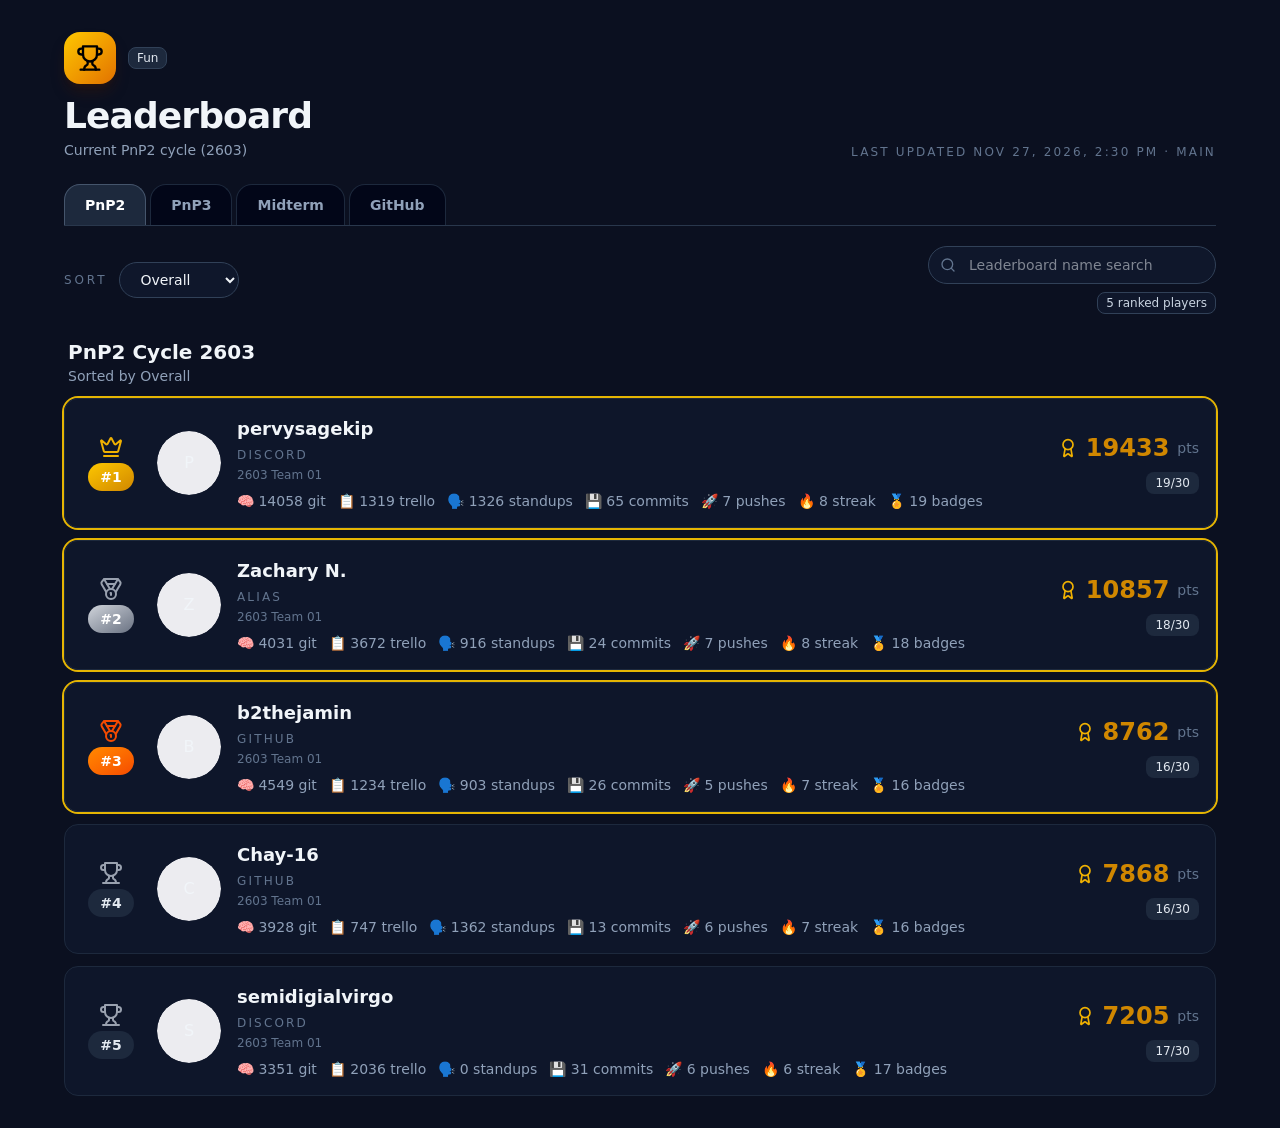
<file: index.html>
<!doctype html>
<html lang="en">
  <head>
    <meta charset="UTF-8" />
    <meta name="viewport" content="width=device-width, initial-scale=1.0" />
    <title>TEST Figma App</title>
    <script type="module" crossorigin src="./assets/index-Dd1Uzf2_.js"></script>
    <link rel="stylesheet" crossorigin href="./assets/index-vSkT1nV4.css">
  </head>
  <body>
    <div id="root"></div>
  </body>
  </html>
</file>
